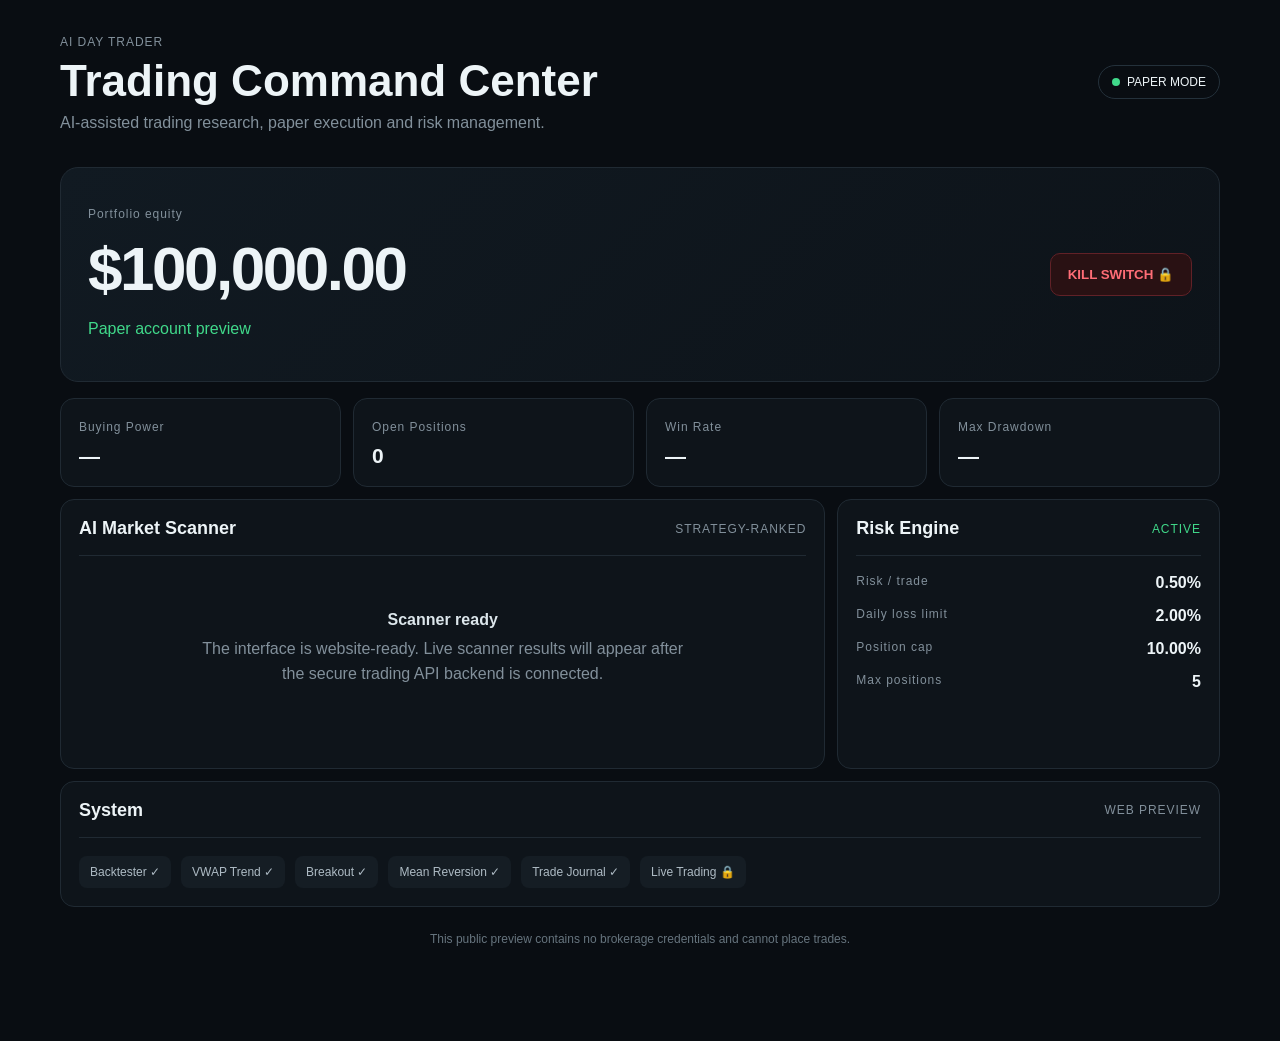
<file: docs/index.html>
<!doctype html><html lang="en"><head><meta charset="utf-8"><meta name="viewport" content="width=device-width,initial-scale=1,viewport-fit=cover"><meta name="theme-color" content="#090d12"><title>AI Day Trader</title><link rel="stylesheet" href="style.css"></head><body><main><header><div><span class="eyebrow">AI DAY TRADER</span><h1>Trading Command Center</h1><p class="sub">AI-assisted trading research, paper execution and risk management.</p></div><div class="mode"><span class="dot"></span>PAPER MODE</div></header><section class="hero"><div><p class="muted">Portfolio equity</p><div class="equity">$100,000.00</div><p class="positive">Paper account preview</p></div><button class="kill" onclick="alert('Emergency execution remains locked until the authenticated trading backend is connected.')">KILL SWITCH 🔒</button></section><section class="grid stats"><article><span>Buying Power</span><strong>—</strong></article><article><span>Open Positions</span><strong>0</strong></article><article><span>Win Rate</span><strong>—</strong></article><article><span>Max Drawdown</span><strong>—</strong></article></section><section class="columns"><article class="panel"><div class="panel-head"><h2>AI Market Scanner</h2><span>STRATEGY-RANKED</span></div><div class="empty"><b>Scanner ready</b><p>The interface is website-ready. Live scanner results will appear after the secure trading API backend is connected.</p></div></article><article class="panel"><div class="panel-head"><h2>Risk Engine</h2><span class="positive">ACTIVE</span></div><div class="risk"><div><span>Risk / trade</span><b>0.50%</b></div><div><span>Daily loss limit</span><b>2.00%</b></div><div><span>Position cap</span><b>10.00%</b></div><div><span>Max positions</span><b>5</b></div></div></article></section><section class="panel"><div class="panel-head"><h2>System</h2><span>WEB PREVIEW</span></div><div class="system"><span>Backtester ✓</span><span>VWAP Trend ✓</span><span>Breakout ✓</span><span>Mean Reversion ✓</span><span>Trade Journal ✓</span><span>Live Trading 🔒</span></div></section><footer>This public preview contains no brokerage credentials and cannot place trades.</footer></main></body></html>
</file>
<file: docs/style.css>
*{box-sizing:border-box}body{margin:0;background:#090d12;color:#edf4f7;font-family:-apple-system,BlinkMacSystemFont,"Segoe UI",sans-serif}main{max-width:1200px;margin:auto;padding:32px 20px 70px}header,.hero,.panel-head{display:flex;align-items:center;justify-content:space-between;gap:18px}h1{margin:6px 0 0;font-size:clamp(27px,5vw,44px)}h2{margin:0;font-size:18px}.sub{color:#82909b;margin:8px 0 0}.eyebrow,.muted,.panel-head span,article span{color:#82909b;font-size:12px;letter-spacing:.08em}.mode{border:1px solid #24313b;border-radius:999px;padding:9px 13px;font-size:12px;white-space:nowrap}.dot{display:inline-block;width:8px;height:8px;background:#40d98a;border-radius:50%;margin-right:7px}.hero{margin:35px 0 16px;padding:27px;background:linear-gradient(135deg,#111a22,#0d1319);border:1px solid #202a33;border-radius:18px}.equity{font-size:clamp(35px,8vw,62px);font-weight:750;letter-spacing:-.04em}.positive{color:#40d98a!important}.kill{background:#291113;color:#ff6d76;border:1px solid #612127;border-radius:10px;padding:13px 17px;font-weight:800}.grid{display:grid;grid-template-columns:repeat(4,1fr);gap:12px}.stats article,.panel{background:#0e141a;border:1px solid #202a33;border-radius:14px;padding:18px}.stats strong{display:block;margin-top:9px;font-size:21px}.columns{display:grid;grid-template-columns:2fr 1fr;gap:12px;margin:12px 0}.panel-head{padding-bottom:16px;border-bottom:1px solid #202a33}.empty{text-align:center;padding:55px 20px;color:#82909b}.empty b{color:#dce6eb}.empty p{max-width:500px;margin:8px auto;line-height:1.55}.risk{display:grid;gap:15px;padding-top:18px}.risk div{display:flex;justify-content:space-between}.system{display:flex;gap:10px;flex-wrap:wrap;padding-top:18px}.system span{background:#151d24;border-radius:8px;padding:9px 11px;color:#aebbc4;font-size:12px}footer{text-align:center;color:#66747e;font-size:12px;padding:25px}@media(max-width:700px){main{padding:22px 14px 50px}.grid{grid-template-columns:1fr 1fr}.columns{grid-template-columns:1fr}.hero,header{align-items:flex-start;flex-direction:column}.kill{width:100%}}
</file>
